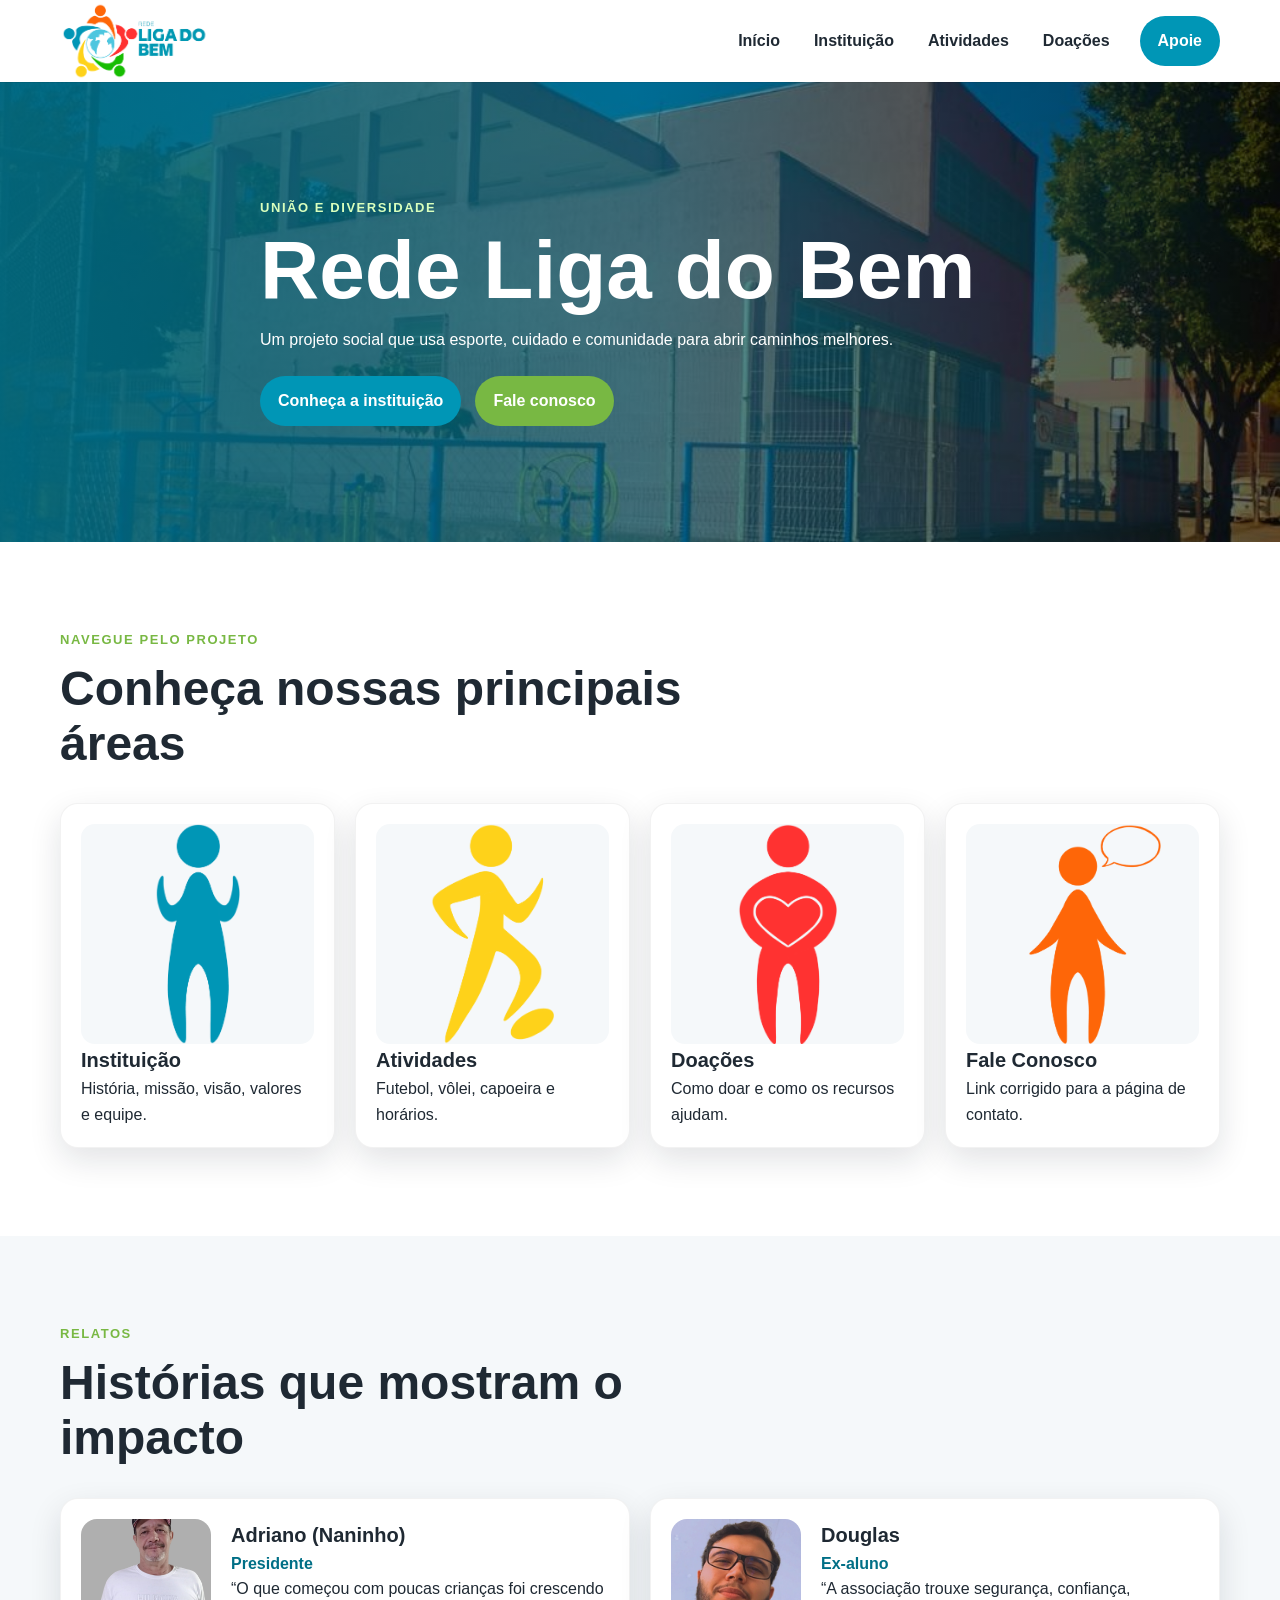
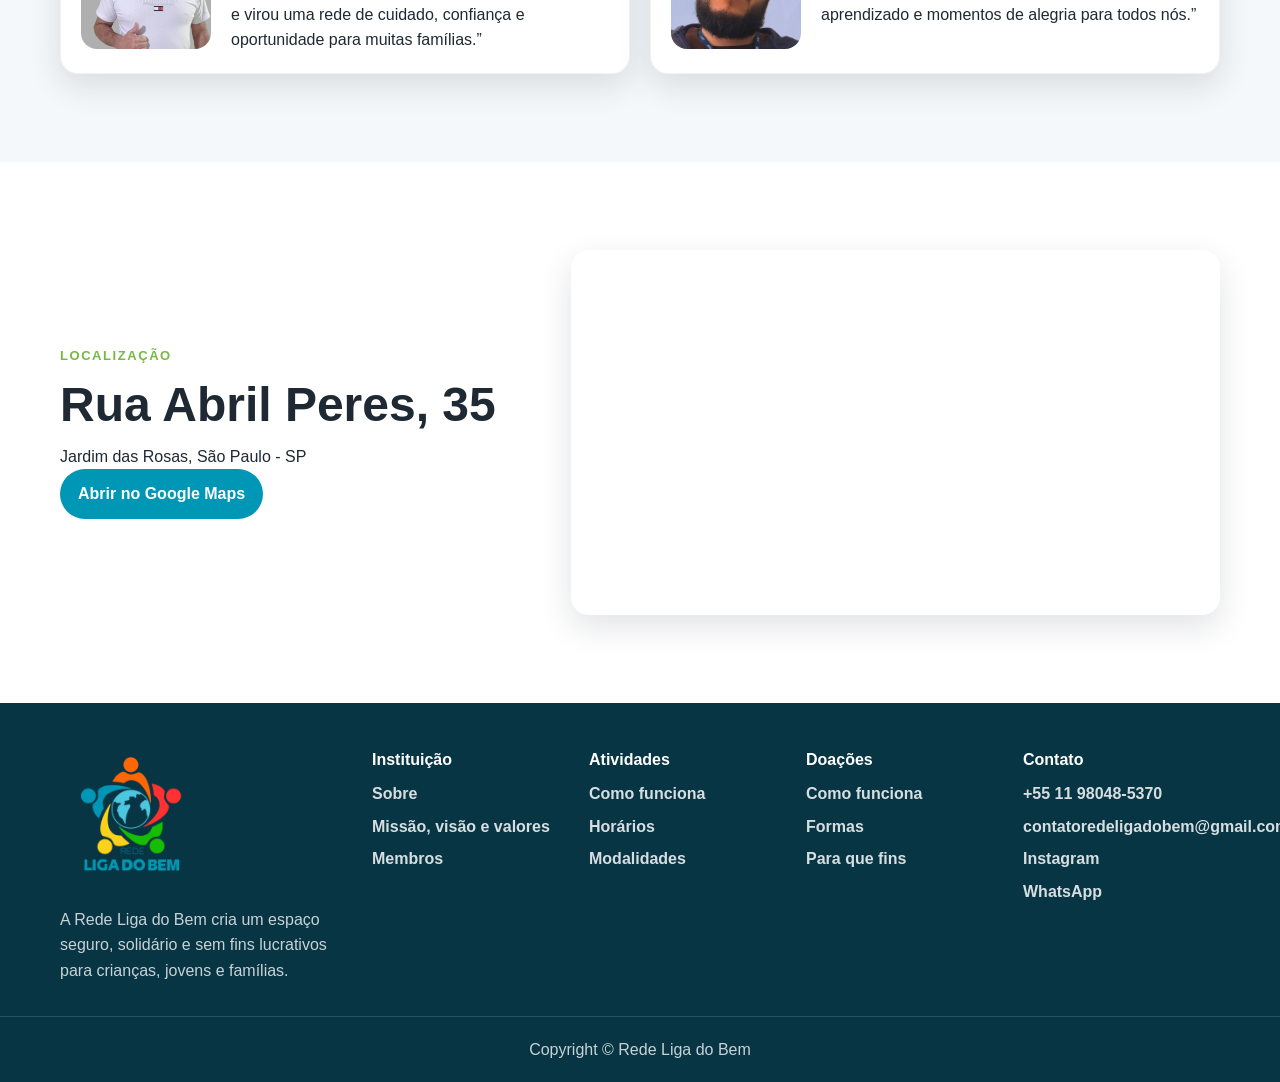
<file: index.html>
<!DOCTYPE html>
<html lang="pt-BR">
<head>
  <meta charset="UTF-8">
  <meta name="viewport" content="width=device-width, initial-scale=1.0">
  <title>Rede Liga do Bem | Início</title>
  <meta name="description" content="Conheça a Rede Liga do Bem, uma instituição que promove atividades sociais, esportivas e educativas para crianças, jovens e famílias.">
  <meta property="og:title" content="Rede Liga do Bem">
  <meta property="og:description" content="Conheça o trabalho social da Rede Liga do Bem.">
  <meta property="og:image" content="https://isaacjesusjj.github.io/PROJETO-EXTENSAO---SANTA-CASA-2026/Imagens/LogoColorida.png">
  <meta property="og:type" content="website">
  <link rel="stylesheet" href="./CSS/site.css">
  <script src="./JS/main.js" defer></script>
</head>
<body>
  <a class="skip-link" href="#conteudo">Pular para o conteúdo</a>
  <header class="site-header">
    <div class="container header-content">
      <a class="brand" href="./index.html" aria-label="Ir para o início"><img src="./Imagens/LogoColorida.png" alt="Logo da Rede Liga do Bem"></a>
      <nav class="desktop-nav" aria-label="Menu principal">
        <a href="./index.html">Início</a><a href="./HTML/Instituição.html">Instituição</a><a href="./HTML/Atividades.html">Atividades</a><a href="./HTML/doações.html">Doações</a>
      </nav>
      <a class="btn btn-primary header-cta" href="./HTML/Faleconosco.html">Apoie</a>
      <button class="menu-button" type="button" aria-label="Abrir menu" aria-expanded="false" aria-controls="menu-mobile"><span></span><span></span><span></span></button>
    </div>
    <div class="mobile-menu" id="menu-mobile" aria-hidden="true"><div class="mobile-menu-panel"><button class="close-menu-button" type="button" aria-label="Fechar menu">×</button><nav aria-label="Menu mobile"><a href="./index.html">Início</a><a href="./HTML/Instituição.html">Instituição</a><a href="./HTML/Atividades.html">Atividades</a><a href="./HTML/doações.html">Doações</a><a href="./HTML/Faleconosco.html">Fale Conosco</a></nav></div></div>
  </header>

  <main id="conteudo">
    <section class="hero">
      <img class="hero-image" src="./Imagens/bannerFixo.jpg" alt="Crianças e jovens participando das atividades da Rede Liga do Bem">
      <div class="hero-overlay"></div>
      <div class="container hero-content"><p class="eyebrow">União e diversidade</p><h1>Rede Liga do Bem</h1><p>Um projeto social que usa esporte, cuidado e comunidade para abrir caminhos melhores.</p><div class="hero-actions"><a class="btn btn-primary" href="./HTML/Instituição.html">Conheça a instituição</a><a class="btn btn-secondary" href="./HTML/Faleconosco.html">Fale conosco</a></div></div>
    </section>

    <section class="section container" aria-labelledby="atalhos"><div class="section-heading"><p class="eyebrow">Navegue pelo projeto</p><h2 id="atalhos">Conheça nossas principais áreas</h2></div><div class="cards-grid feature-grid">
      <a class="feature-card" href="./HTML/Instituição.html"><img src="./Imagens/InstituiçãoCard.png" alt="Imagem representando a instituição" loading="lazy"><h3>Instituição</h3><p>História, missão, visão, valores e equipe.</p></a>
      <a class="feature-card" href="./HTML/Atividades.html"><img src="./Imagens/AtividadesCard.png" alt="Imagem representando atividades esportivas" loading="lazy"><h3>Atividades</h3><p>Futebol, vôlei, capoeira e horários.</p></a>
      <a class="feature-card" href="./HTML/doações.html"><img src="./Imagens/DoaçõesCard.png" alt="Imagem representando doações" loading="lazy"><h3>Doações</h3><p>Como doar e como os recursos ajudam.</p></a>
      <a class="feature-card" href="./HTML/Faleconosco.html"><img src="./Imagens/FaleConoscoCard.png" alt="Imagem representando contato" loading="lazy"><h3>Fale Conosco</h3><p>Link corrigido para a página de contato.</p></a>
    </div></section>

    <section class="section section-muted"><div class="container"><div class="section-heading"><p class="eyebrow">Relatos</p><h2>Histórias que mostram o impacto</h2></div><div class="cards-grid testimonial-grid">
      <article class="testimonial-card"><img src="./Imagens/Naninho.png" alt="Foto de Adriano, conhecido como Naninho, presidente da Rede Liga do Bem" loading="lazy"><div><h3>Adriano (Naninho)</h3><p class="role">Presidente</p><p>“O que começou com poucas crianças foi crescendo e virou uma rede de cuidado, confiança e oportunidade para muitas famílias.”</p></div></article>
      <article class="testimonial-card"><img src="./Imagens/Douglas.PNG" alt="Foto de Douglas, ex-aluno da Rede Liga do Bem" loading="lazy"><div><h3>Douglas</h3><p class="role">Ex-aluno</p><p>“A associação trouxe segurança, confiança, aprendizado e momentos de alegria para todos nós.”</p></div></article>
    </div></div></section>

    <section class="section container location-section"><div><p class="eyebrow">Localização</p><h2>Rua Abril Peres, 35</h2><p>Jardim das Rosas, São Paulo - SP</p><a class="btn btn-primary" href="https://maps.app.goo.gl/ki5ToanfVXdyoVK6A" target="_blank" rel="noopener noreferrer">Abrir no Google Maps</a></div><div class="map-container"><iframe title="Mapa com localização da Rede Liga do Bem" src="https://www.google.com/maps/embed?pb=!1m18!1m12!1m3!1d3654.4710035780486!2d-46.79554512378554!3d-23.65910856519232!2m3!1f0!2f0!3f0!3m2!1i1024!2i768!4f13.1!3m3!1m2!1s0x94ce53733dc6fa9f%3A0x3237b9a6fccc693e!2sR.%20Abril%20Peres%2C%2035%20-%20Jardim%20das%20Rosas%20(Zona%20Sul)%2C%20S%C3%A3o%20Paulo%20-%20SP%2C%2005893-010!5e0!3m2!1sen!2sbr!4v1718642936352!5m2!1sen!2sbr" loading="lazy" referrerpolicy="no-referrer-when-downgrade" allowfullscreen></iframe></div></section>
  </main>

  <footer class="site-footer"><div class="container footer-grid"><div class="footer-about"><a href="./index.html"><img src="./Imagens/LogoVRGB.png" alt="Logo da Rede Liga do Bem"></a><p>A Rede Liga do Bem cria um espaço seguro, solidário e sem fins lucrativos para crianças, jovens e famílias.</p></div><nav class="footer-links" aria-label="Links úteis"><div><h2>Instituição</h2><a href="./HTML/Instituição.html#sobre">Sobre</a><a href="./HTML/Instituição.html#mvv">Missão, visão e valores</a><a href="./HTML/Instituição.html#membros">Membros</a></div><div><h2>Atividades</h2><a href="./HTML/Atividades.html#como-funciona">Como funciona</a><a href="./HTML/Atividades.html#horarios">Horários</a><a href="./HTML/Atividades.html#atividades">Modalidades</a></div><div><h2>Doações</h2><a href="./HTML/doações.html#como-funciona">Como funciona</a><a href="./HTML/doações.html#formas">Formas</a><a href="./HTML/doações.html#fins">Para que fins</a></div><div><h2>Contato</h2><a href="tel:+5511980485370">+55 11 98048-5370</a><a href="mailto:contatoredeligadobem@gmail.com">contatoredeligadobem@gmail.com</a><a href="https://www.instagram.com/redeligadobem" target="_blank" rel="noopener noreferrer" aria-label="Acessar Instagram da Rede Liga do Bem">Instagram</a><a href="https://wa.me/5511980485370" target="_blank" rel="noopener noreferrer" aria-label="Entrar em contato pelo WhatsApp">WhatsApp</a></div></nav></div><p class="copyright">Copyright © Rede Liga do Bem</p></footer>
</body>
</html>
</file>
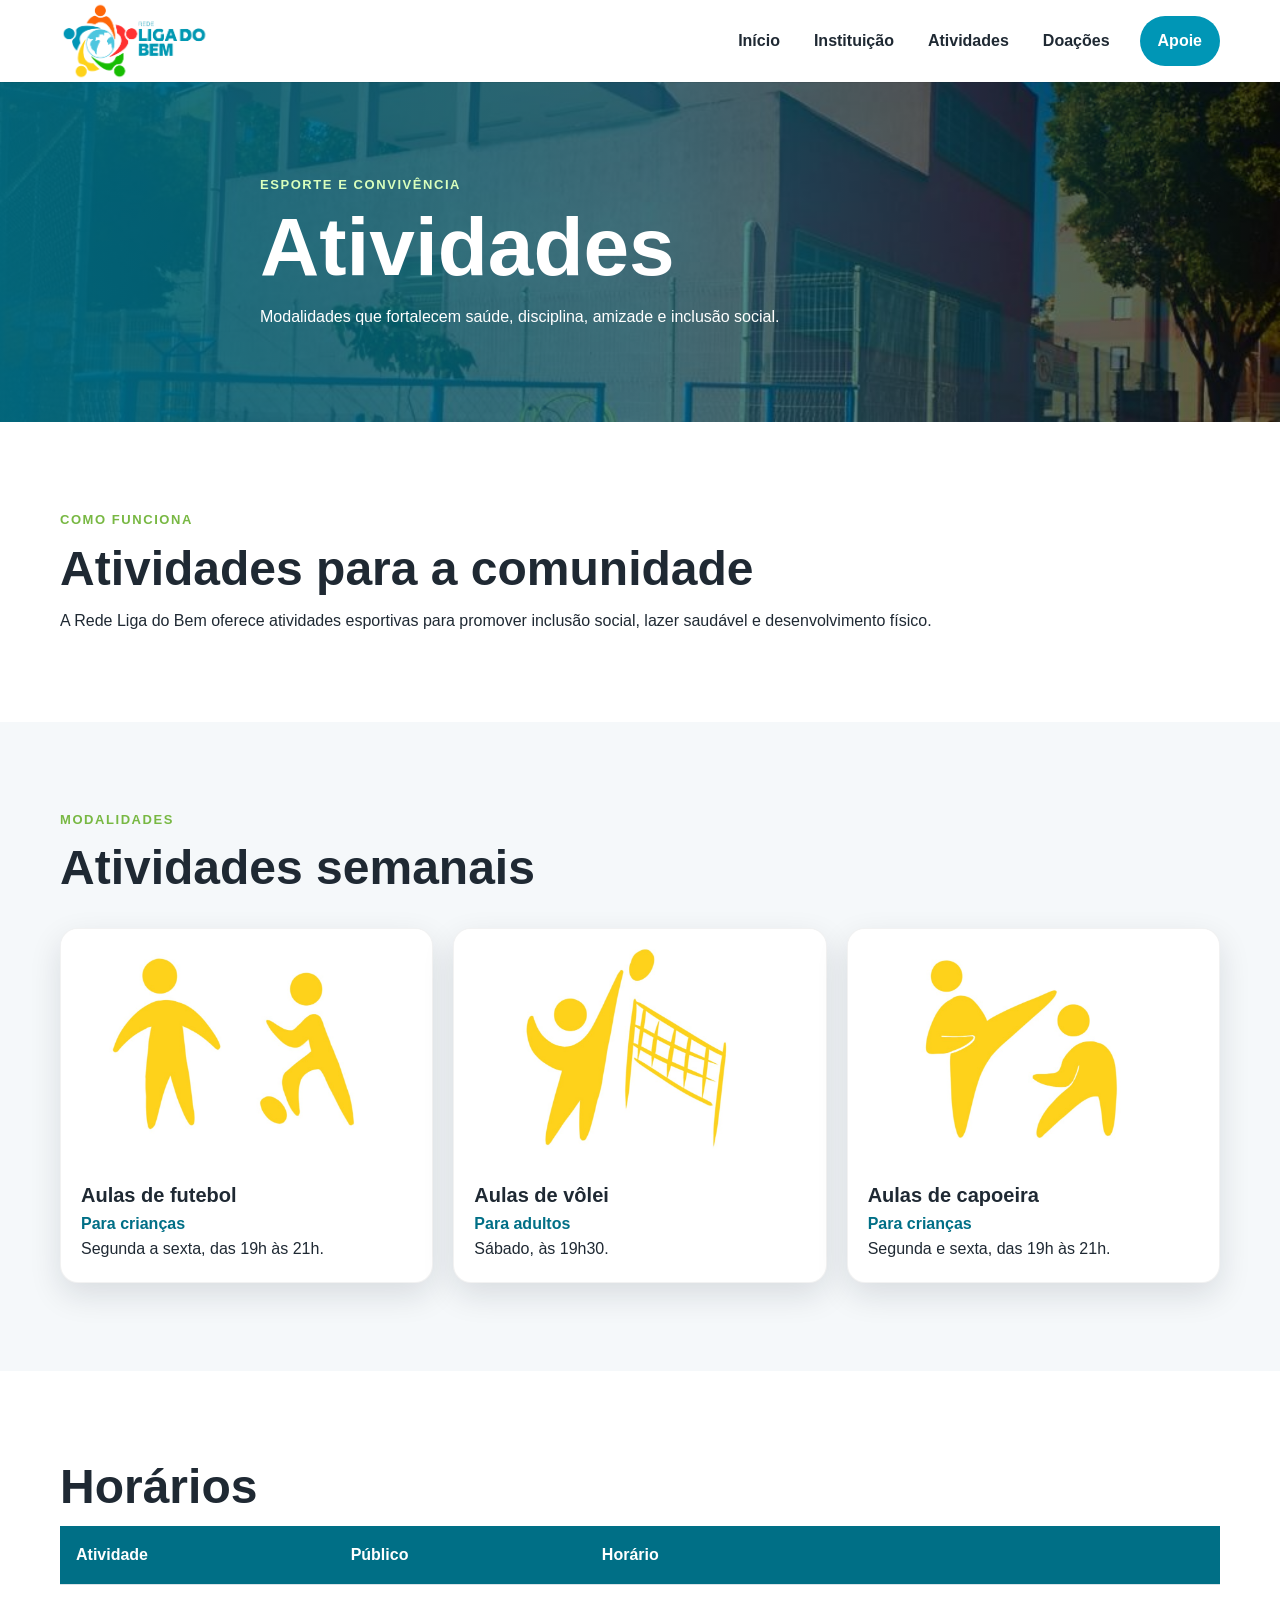
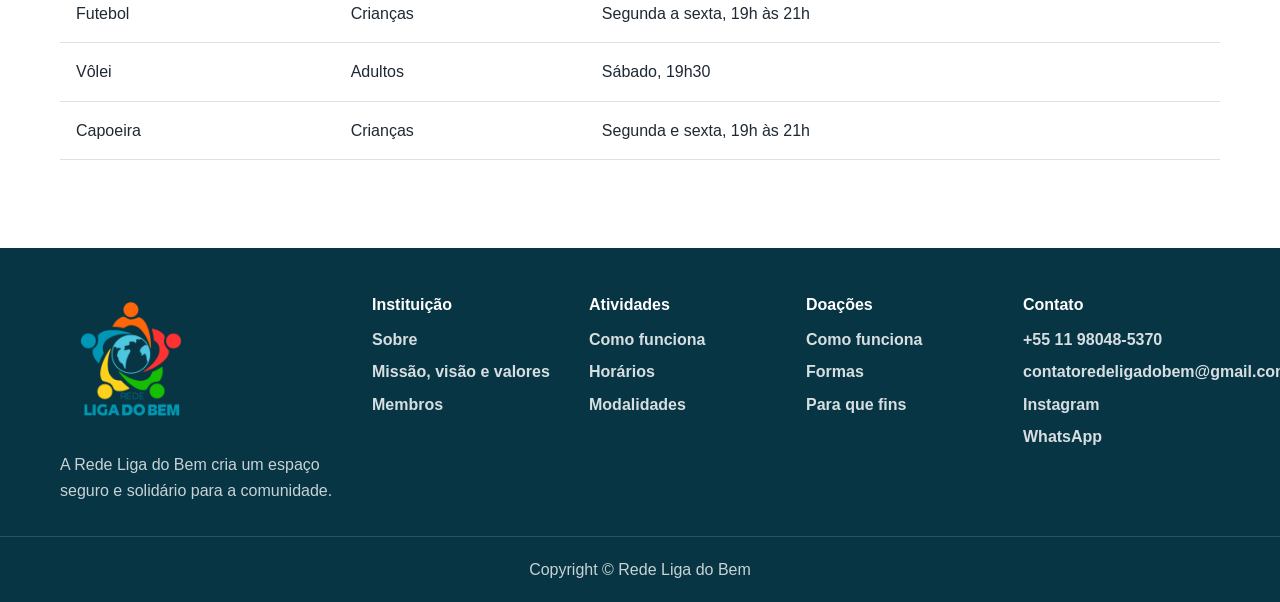
<file: HTML/Atividades.html>
<!DOCTYPE html>
<html lang="pt-BR">
<head>
  <meta charset="UTF-8">
  <meta name="viewport" content="width=device-width, initial-scale=1.0">
  <title>Rede Liga do Bem | Atividades</title>
  <meta name="description" content="Conheça as atividades esportivas e sociais da Rede Liga do Bem.">
  <link rel="stylesheet" href="../CSS/site.css">
  <script src="../JS/main.js" defer></script>
</head>
<body>
  <a class="skip-link" href="#conteudo">Pular para o conteúdo</a>
  <header class="site-header">
    <div class="container header-content">
      <a class="brand" href="../index.html"><img src="../Imagens/LogoColorida.png" alt="Logo da Rede Liga do Bem"></a>
      <nav class="desktop-nav" aria-label="Menu principal"><a href="../index.html">Início</a><a href="./Instituição.html">Instituição</a><a href="./Atividades.html">Atividades</a><a href="./doações.html">Doações</a></nav>
      <a class="btn btn-primary header-cta" href="./Faleconosco.html">Apoie</a>
      <button class="menu-button" type="button" aria-label="Abrir menu" aria-expanded="false" aria-controls="menu-mobile"><span></span><span></span><span></span></button>
    </div>
    <div class="mobile-menu" id="menu-mobile" aria-hidden="true"><div class="mobile-menu-panel"><button class="close-menu-button" type="button" aria-label="Fechar menu">×</button><nav aria-label="Menu mobile"><a href="../index.html">Início</a><a href="./Instituição.html">Instituição</a><a href="./Atividades.html">Atividades</a><a href="./doações.html">Doações</a><a href="./Faleconosco.html">Fale Conosco</a></nav></div></div>
  </header>
  <main id="conteudo">
    <section class="hero hero-page"><img class="hero-image" src="../Imagens/bannerFixo.jpg" alt="Banner das atividades"><div class="hero-overlay"></div><div class="container hero-content"><p class="eyebrow">Esporte e convivência</p><h1>Atividades</h1><p>Modalidades que fortalecem saúde, disciplina, amizade e inclusão social.</p></div></section>
    <section class="section container text-section" id="como-funciona"><p class="eyebrow">Como funciona</p><h2>Atividades para a comunidade</h2><p>A Rede Liga do Bem oferece atividades esportivas para promover inclusão social, lazer saudável e desenvolvimento físico.</p></section>
    <section class="section section-muted" id="atividades"><div class="container"><div class="section-heading"><p class="eyebrow">Modalidades</p><h2>Atividades semanais</h2></div><div class="cards-grid activity-grid"><article class="activity-card"><img src="../Imagens/Futebol.jpg" alt="Aula de futebol" loading="lazy"><div><h3>Aulas de futebol</h3><p class="role">Para crianças</p><p>Segunda a sexta, das 19h às 21h.</p></div></article><article class="activity-card"><img src="../Imagens/Volei.jpg" alt="Aula de vôlei" loading="lazy"><div><h3>Aulas de vôlei</h3><p class="role">Para adultos</p><p>Sábado, às 19h30.</p></div></article><article class="activity-card"><img src="../Imagens/Capoeira.jpg" alt="Aula de capoeira" loading="lazy"><div><h3>Aulas de capoeira</h3><p class="role">Para crianças</p><p>Segunda e sexta, das 19h às 21h.</p></div></article></div></div></section>
    <section class="section container" id="horarios"><h2>Horários</h2><div class="table-wrapper"><table><thead><tr><th>Atividade</th><th>Público</th><th>Horário</th></tr></thead><tbody><tr><td>Futebol</td><td>Crianças</td><td>Segunda a sexta, 19h às 21h</td></tr><tr><td>Vôlei</td><td>Adultos</td><td>Sábado, 19h30</td></tr><tr><td>Capoeira</td><td>Crianças</td><td>Segunda e sexta, 19h às 21h</td></tr></tbody></table></div></section>
  </main>
  <footer class="site-footer"><div class="container footer-grid"><div class="footer-about"><a href="../index.html"><img src="../Imagens/LogoVRGB.png" alt="Logo da Rede Liga do Bem"></a><p>A Rede Liga do Bem cria um espaço seguro e solidário para a comunidade.</p></div><nav class="footer-links" aria-label="Links úteis"><div><h2>Instituição</h2><a href="./Instituição.html#sobre">Sobre</a><a href="./Instituição.html#mvv">Missão, visão e valores</a><a href="./Instituição.html#membros">Membros</a></div><div><h2>Atividades</h2><a href="./Atividades.html#como-funciona">Como funciona</a><a href="./Atividades.html#horarios">Horários</a><a href="./Atividades.html#atividades">Modalidades</a></div><div><h2>Doações</h2><a href="./doações.html#como-funciona">Como funciona</a><a href="./doações.html#formas">Formas</a><a href="./doações.html#fins">Para que fins</a></div><div><h2>Contato</h2><a href="tel:+5511980485370">+55 11 98048-5370</a><a href="mailto:contatoredeligadobem@gmail.com">contatoredeligadobem@gmail.com</a><a href="https://www.instagram.com/redeligadobem" target="_blank" rel="noopener noreferrer">Instagram</a><a href="https://wa.me/5511980485370" target="_blank" rel="noopener noreferrer">WhatsApp</a></div></nav></div><p class="copyright">Copyright © Rede Liga do Bem</p></footer>
</body>
</html>
</file>
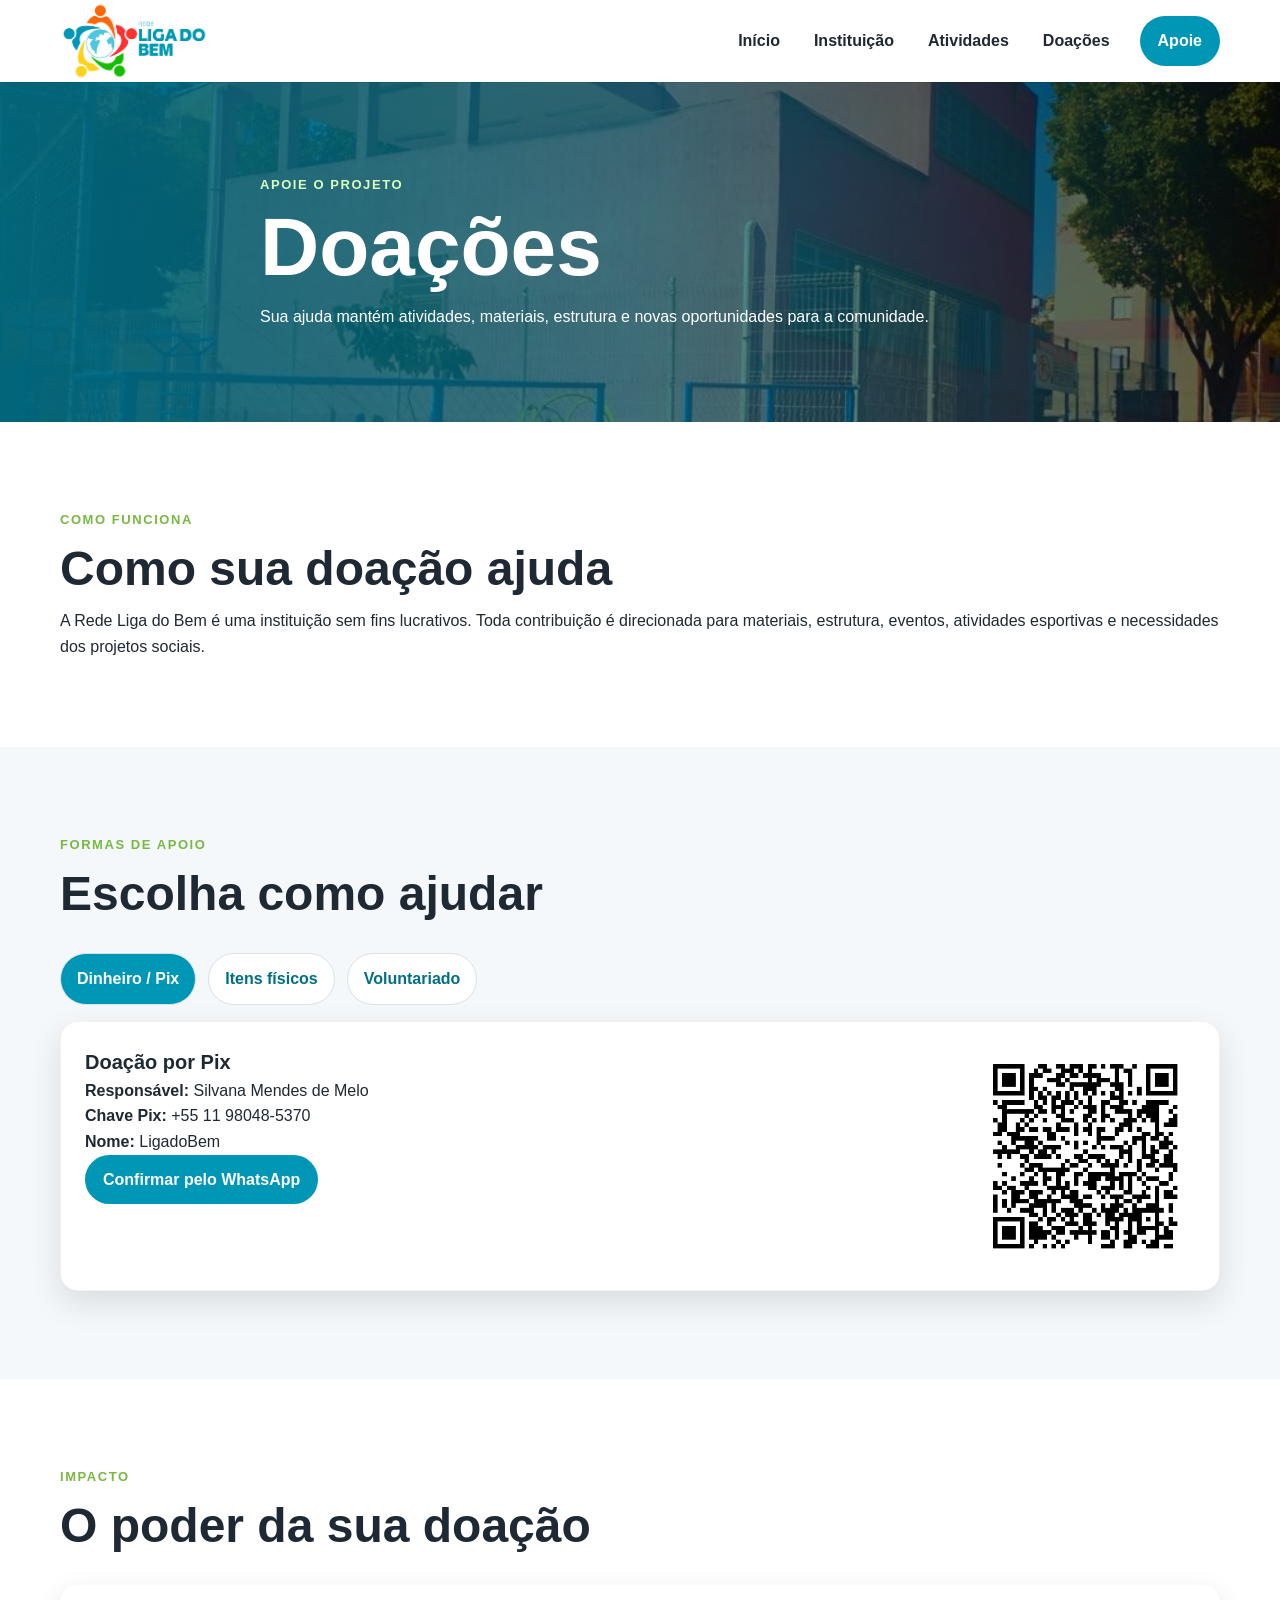
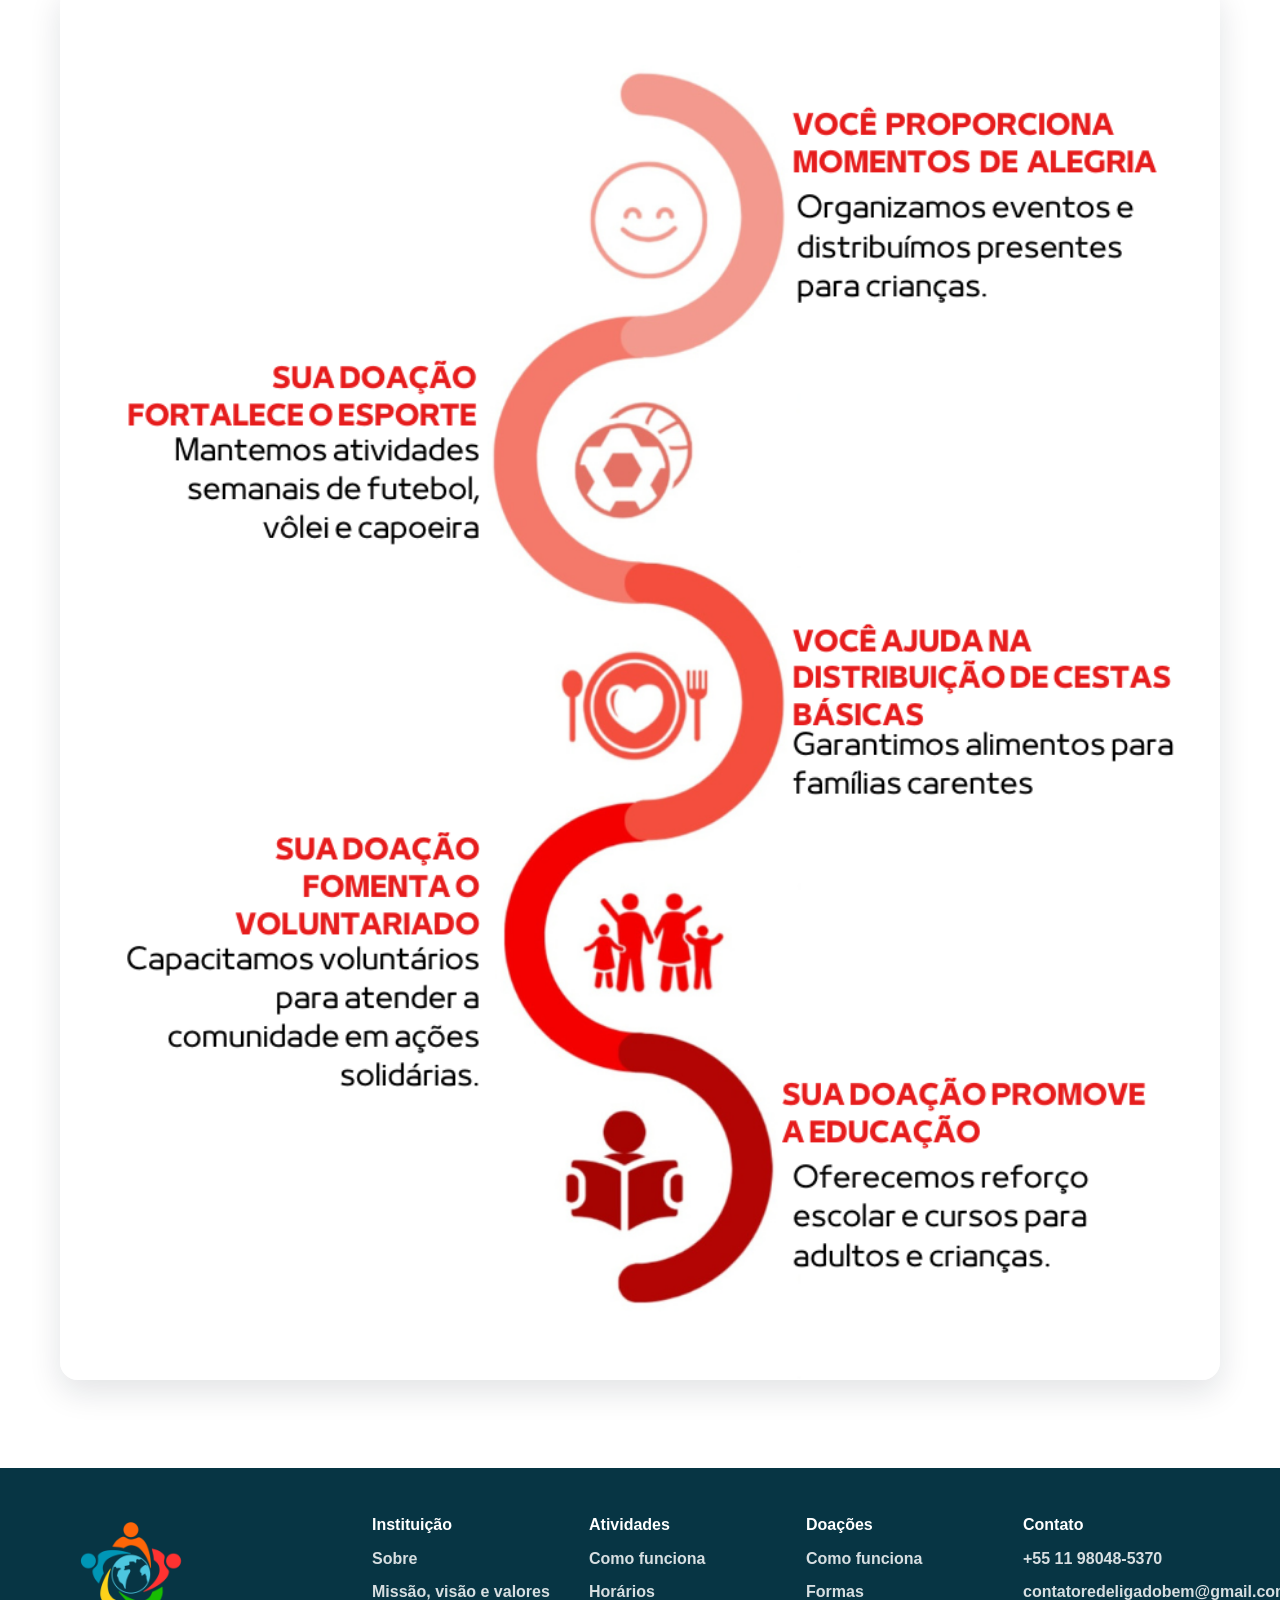
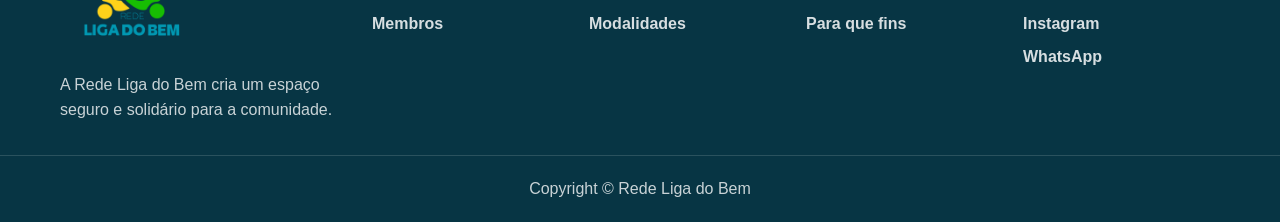
<file: HTML/doações.html>
<!DOCTYPE html>
<html lang="pt-BR">
<head>
  <meta charset="UTF-8">
  <meta name="viewport" content="width=device-width, initial-scale=1.0">
  <title>Rede Liga do Bem | Doações</title>
  <meta name="description" content="Saiba como apoiar a Rede Liga do Bem com doações, itens físicos, parcerias ou voluntariado.">
  <link rel="stylesheet" href="../CSS/site.css">
  <script src="../JS/main.js" defer></script>
</head>
<body>
  <a class="skip-link" href="#conteudo">Pular para o conteúdo</a>
  <header class="site-header"><div class="container header-content"><a class="brand" href="../index.html"><img src="../Imagens/LogoColorida.png" alt="Logo da Rede Liga do Bem"></a><nav class="desktop-nav" aria-label="Menu principal"><a href="../index.html">Início</a><a href="./Instituição.html">Instituição</a><a href="./Atividades.html">Atividades</a><a href="./doações.html">Doações</a></nav><a class="btn btn-primary header-cta" href="./Faleconosco.html">Apoie</a><button class="menu-button" type="button" aria-label="Abrir menu" aria-expanded="false" aria-controls="menu-mobile"><span></span><span></span><span></span></button></div><div class="mobile-menu" id="menu-mobile" aria-hidden="true"><div class="mobile-menu-panel"><button class="close-menu-button" type="button" aria-label="Fechar menu">×</button><nav aria-label="Menu mobile"><a href="../index.html">Início</a><a href="./Instituição.html">Instituição</a><a href="./Atividades.html">Atividades</a><a href="./doações.html">Doações</a><a href="./Faleconosco.html">Fale Conosco</a></nav></div></div></header>
  <main id="conteudo">
    <section class="hero hero-page"><img class="hero-image" src="../Imagens/bannerFixo.jpg" alt="Banner sobre doações para a Rede Liga do Bem"><div class="hero-overlay"></div><div class="container hero-content"><p class="eyebrow">Apoie o projeto</p><h1>Doações</h1><p>Sua ajuda mantém atividades, materiais, estrutura e novas oportunidades para a comunidade.</p></div></section>
    <section class="section container text-section" id="como-funciona"><p class="eyebrow">Como funciona</p><h2>Como sua doação ajuda</h2><p>A Rede Liga do Bem é uma instituição sem fins lucrativos. Toda contribuição é direcionada para materiais, estrutura, eventos, atividades esportivas e necessidades dos projetos sociais.</p></section>
    <section class="section section-muted" id="formas"><div class="container"><div class="section-heading"><p class="eyebrow">Formas de apoio</p><h2>Escolha como ajudar</h2></div><div class="donation-tabs" role="tablist" aria-label="Formas de doação"><button class="tab-button active" type="button" data-tab="pix" role="tab" aria-selected="true">Dinheiro / Pix</button><button class="tab-button" type="button" data-tab="itens" role="tab" aria-selected="false">Itens físicos</button><button class="tab-button" type="button" data-tab="outros" role="tab" aria-selected="false">Voluntariado</button></div><div class="tab-panel active" id="pix" role="tabpanel"><div class="donation-panel"><div><h3>Doação por Pix</h3><p><strong>Responsável:</strong> Silvana Mendes de Melo</p><p><strong>Chave Pix:</strong> +55 11 98048-5370</p><p><strong>Nome:</strong> LigadoBem</p><a class="btn btn-primary" href="https://wa.me/5511980485370?text=Olá,%20quero%20fazer%20uma%20doação%20para%20a%20Rede%20Liga%20do%20Bem." target="_blank" rel="noopener noreferrer">Confirmar pelo WhatsApp</a></div><img src="../Imagens/CodeD.jpg" alt="QR Code para doação via Pix" loading="lazy"></div></div><div class="tab-panel" id="itens" role="tabpanel"><div class="donation-panel"><div><h3>Doação de itens físicos</h3><p>Entre em contato para combinar roupas, alimentos, materiais esportivos ou outros itens úteis.</p><p><strong>E-mail:</strong> contatoredeligadobem@gmail.com</p><p><strong>Telefone:</strong> +55 11 98048-5370</p></div></div></div><div class="tab-panel" id="outros" role="tabpanel"><div class="donation-panel"><div><h3>Voluntariado e parcerias</h3><p>Envie uma mensagem com o assunto “Voluntário” ou “Parceria” e conte como deseja contribuir.</p><a class="btn btn-secondary" href="mailto:contatoredeligadobem@gmail.com?subject=Voluntário%20ou%20Parceria">Enviar e-mail</a></div></div></div></div></section>
    <section class="section container" id="fins"><div class="section-heading"><p class="eyebrow">Impacto</p><h2>O poder da sua doação</h2></div><picture><source media="(max-width:700px)" srcset="../Imagens/CaminhoDoacao2.png"><img class="wide-image" src="../Imagens/CaminhoDoacao.png" alt="Infográfico explicando o impacto das doações" loading="lazy"></picture></section>
  </main>
  <footer class="site-footer"><div class="container footer-grid"><div class="footer-about"><a href="../index.html"><img src="../Imagens/LogoVRGB.png" alt="Logo da Rede Liga do Bem"></a><p>A Rede Liga do Bem cria um espaço seguro e solidário para a comunidade.</p></div><nav class="footer-links" aria-label="Links úteis"><div><h2>Instituição</h2><a href="./Instituição.html#sobre">Sobre</a><a href="./Instituição.html#mvv">Missão, visão e valores</a><a href="./Instituição.html#membros">Membros</a></div><div><h2>Atividades</h2><a href="./Atividades.html#como-funciona">Como funciona</a><a href="./Atividades.html#horarios">Horários</a><a href="./Atividades.html#atividades">Modalidades</a></div><div><h2>Doações</h2><a href="./doações.html#como-funciona">Como funciona</a><a href="./doações.html#formas">Formas</a><a href="./doações.html#fins">Para que fins</a></div><div><h2>Contato</h2><a href="tel:+5511980485370">+55 11 98048-5370</a><a href="mailto:contatoredeligadobem@gmail.com">contatoredeligadobem@gmail.com</a><a href="https://www.instagram.com/redeligadobem" target="_blank" rel="noopener noreferrer">Instagram</a><a href="https://wa.me/5511980485370" target="_blank" rel="noopener noreferrer">WhatsApp</a></div></nav></div><p class="copyright">Copyright © Rede Liga do Bem</p></footer>
</body>
</html>
</file>
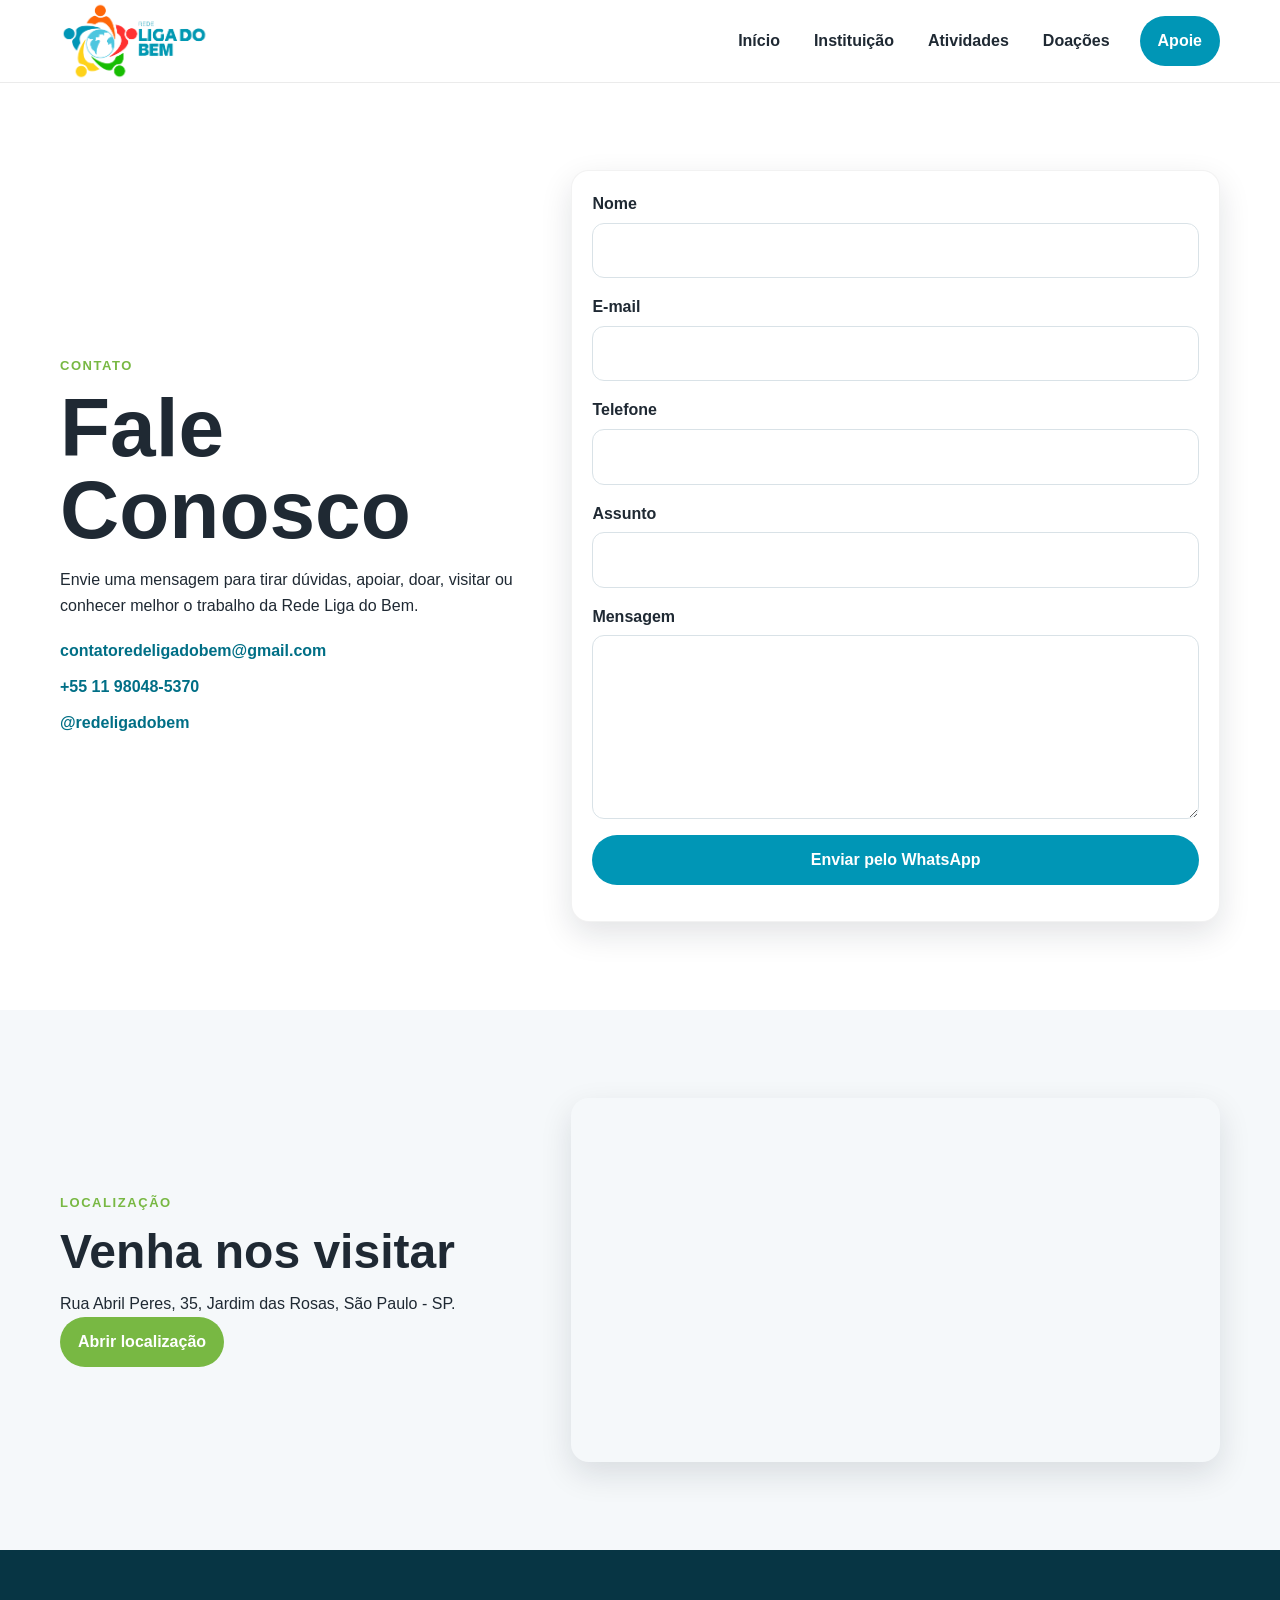
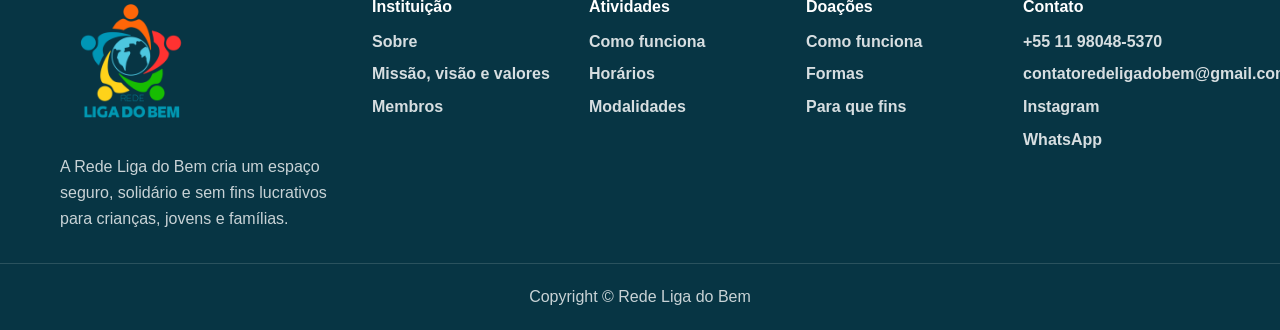
<file: HTML/Faleconosco.html>
<!DOCTYPE html>
<html lang="pt-BR">
<head>
  <meta charset="UTF-8">
  <meta name="viewport" content="width=device-width, initial-scale=1.0">
  <title>Rede Liga do Bem | Fale Conosco</title>
  <meta name="description" content="Entre em contato com a Rede Liga do Bem por formulário, WhatsApp, e-mail ou redes sociais.">
  <link rel="stylesheet" href="../CSS/site.css">
  <script src="../JS/main.js" defer></script>
</head>
<body>
  <a class="skip-link" href="#conteudo">Pular para o conteúdo</a>
  <header class="site-header"><div class="container header-content"><a class="brand" href="../index.html"><img src="../Imagens/LogoColorida.png" alt="Logo da Rede Liga do Bem"></a><nav class="desktop-nav" aria-label="Menu principal"><a href="../index.html">Início</a><a href="./Instituição.html">Instituição</a><a href="./Atividades.html">Atividades</a><a href="./doações.html">Doações</a></nav><a class="btn btn-primary header-cta" href="./Faleconosco.html">Apoie</a><button class="menu-button" type="button" aria-label="Abrir menu" aria-expanded="false" aria-controls="menu-mobile"><span></span><span></span><span></span></button></div><div class="mobile-menu" id="menu-mobile" aria-hidden="true"><div class="mobile-menu-panel"><button class="close-menu-button" type="button" aria-label="Fechar menu">×</button><nav aria-label="Menu mobile"><a href="../index.html">Início</a><a href="./Instituição.html">Instituição</a><a href="./Atividades.html">Atividades</a><a href="./doações.html">Doações</a><a href="./Faleconosco.html">Fale Conosco</a></nav></div></div></header>
  <main id="conteudo">
    <section class="section container contact-hero">
      <div><p class="eyebrow">Contato</p><h1>Fale Conosco</h1><p>Envie uma mensagem para tirar dúvidas, apoiar, doar, visitar ou conhecer melhor o trabalho da Rede Liga do Bem.</p><div class="contact-list"><a href="mailto:contatoredeligadobem@gmail.com">contatoredeligadobem@gmail.com</a><a href="tel:+5511980485370">+55 11 98048-5370</a><a href="https://www.instagram.com/redeligadobem" target="_blank" rel="noopener noreferrer">@redeligadobem</a></div></div>
      <form class="contact-form" id="contact-form"><div class="form-field"><label for="nome">Nome</label><input id="nome" name="nome" type="text" autocomplete="name" required></div><div class="form-field"><label for="email">E-mail</label><input id="email" name="email" type="email" autocomplete="email" required></div><div class="form-field"><label for="telefone">Telefone</label><input id="telefone" name="telefone" type="tel" autocomplete="tel"></div><div class="form-field"><label for="assunto">Assunto</label><input id="assunto" name="assunto" type="text" required></div><div class="form-field"><label for="mensagem">Mensagem</label><textarea id="mensagem" name="mensagem" rows="6" required></textarea></div><button class="btn btn-primary" type="submit">Enviar pelo WhatsApp</button><p class="form-feedback" aria-live="polite"></p></form>
    </section>
    <section class="section section-muted"><div class="container location-section"><div><p class="eyebrow">Localização</p><h2>Venha nos visitar</h2><p>Rua Abril Peres, 35, Jardim das Rosas, São Paulo - SP.</p><a class="btn btn-secondary" href="https://maps.app.goo.gl/ki5ToanfVXdyoVK6A" target="_blank" rel="noopener noreferrer">Abrir localização</a></div><div class="map-container"><iframe title="Mapa com localização da Rede Liga do Bem" src="https://www.google.com/maps/embed?pb=!1m18!1m12!1m3!1d3654.4710035780486!2d-46.79554512378554!3d-23.65910856519232!2m3!1f0!2f0!3f0!3m2!1i1024!2i768!4f13.1!3m3!1m2!1s0x94ce53733dc6fa9f%3A0x3237b9a6fccc693e!2sR.%20Abril%20Peres%2C%2035%20-%20Jardim%20das%20Rosas%20(Zona%20Sul)%2C%20S%C3%A3o%20Paulo%20-%20SP%2C%2005893-010!5e0!3m2!1sen!2sbr!4v1718642936352!5m2!1sen!2sbr" loading="lazy" referrerpolicy="no-referrer-when-downgrade" allowfullscreen></iframe></div></div></section>
  </main>
  <footer class="site-footer"><div class="container footer-grid"><div class="footer-about"><a href="../index.html"><img src="../Imagens/LogoVRGB.png" alt="Logo da Rede Liga do Bem"></a><p>A Rede Liga do Bem cria um espaço seguro, solidário e sem fins lucrativos para crianças, jovens e famílias.</p></div><nav class="footer-links" aria-label="Links úteis"><div><h2>Instituição</h2><a href="./Instituição.html#sobre">Sobre</a><a href="./Instituição.html#mvv">Missão, visão e valores</a><a href="./Instituição.html#membros">Membros</a></div><div><h2>Atividades</h2><a href="./Atividades.html#como-funciona">Como funciona</a><a href="./Atividades.html#horarios">Horários</a><a href="./Atividades.html#atividades">Modalidades</a></div><div><h2>Doações</h2><a href="./doações.html#como-funciona">Como funciona</a><a href="./doações.html#formas">Formas</a><a href="./doações.html#fins">Para que fins</a></div><div><h2>Contato</h2><a href="tel:+5511980485370">+55 11 98048-5370</a><a href="mailto:contatoredeligadobem@gmail.com">contatoredeligadobem@gmail.com</a><a href="https://www.instagram.com/redeligadobem" target="_blank" rel="noopener noreferrer">Instagram</a><a href="https://wa.me/5511980485370" target="_blank" rel="noopener noreferrer">WhatsApp</a></div></nav></div><p class="copyright">Copyright © Rede Liga do Bem</p></footer>
</body>
</html>
</file>
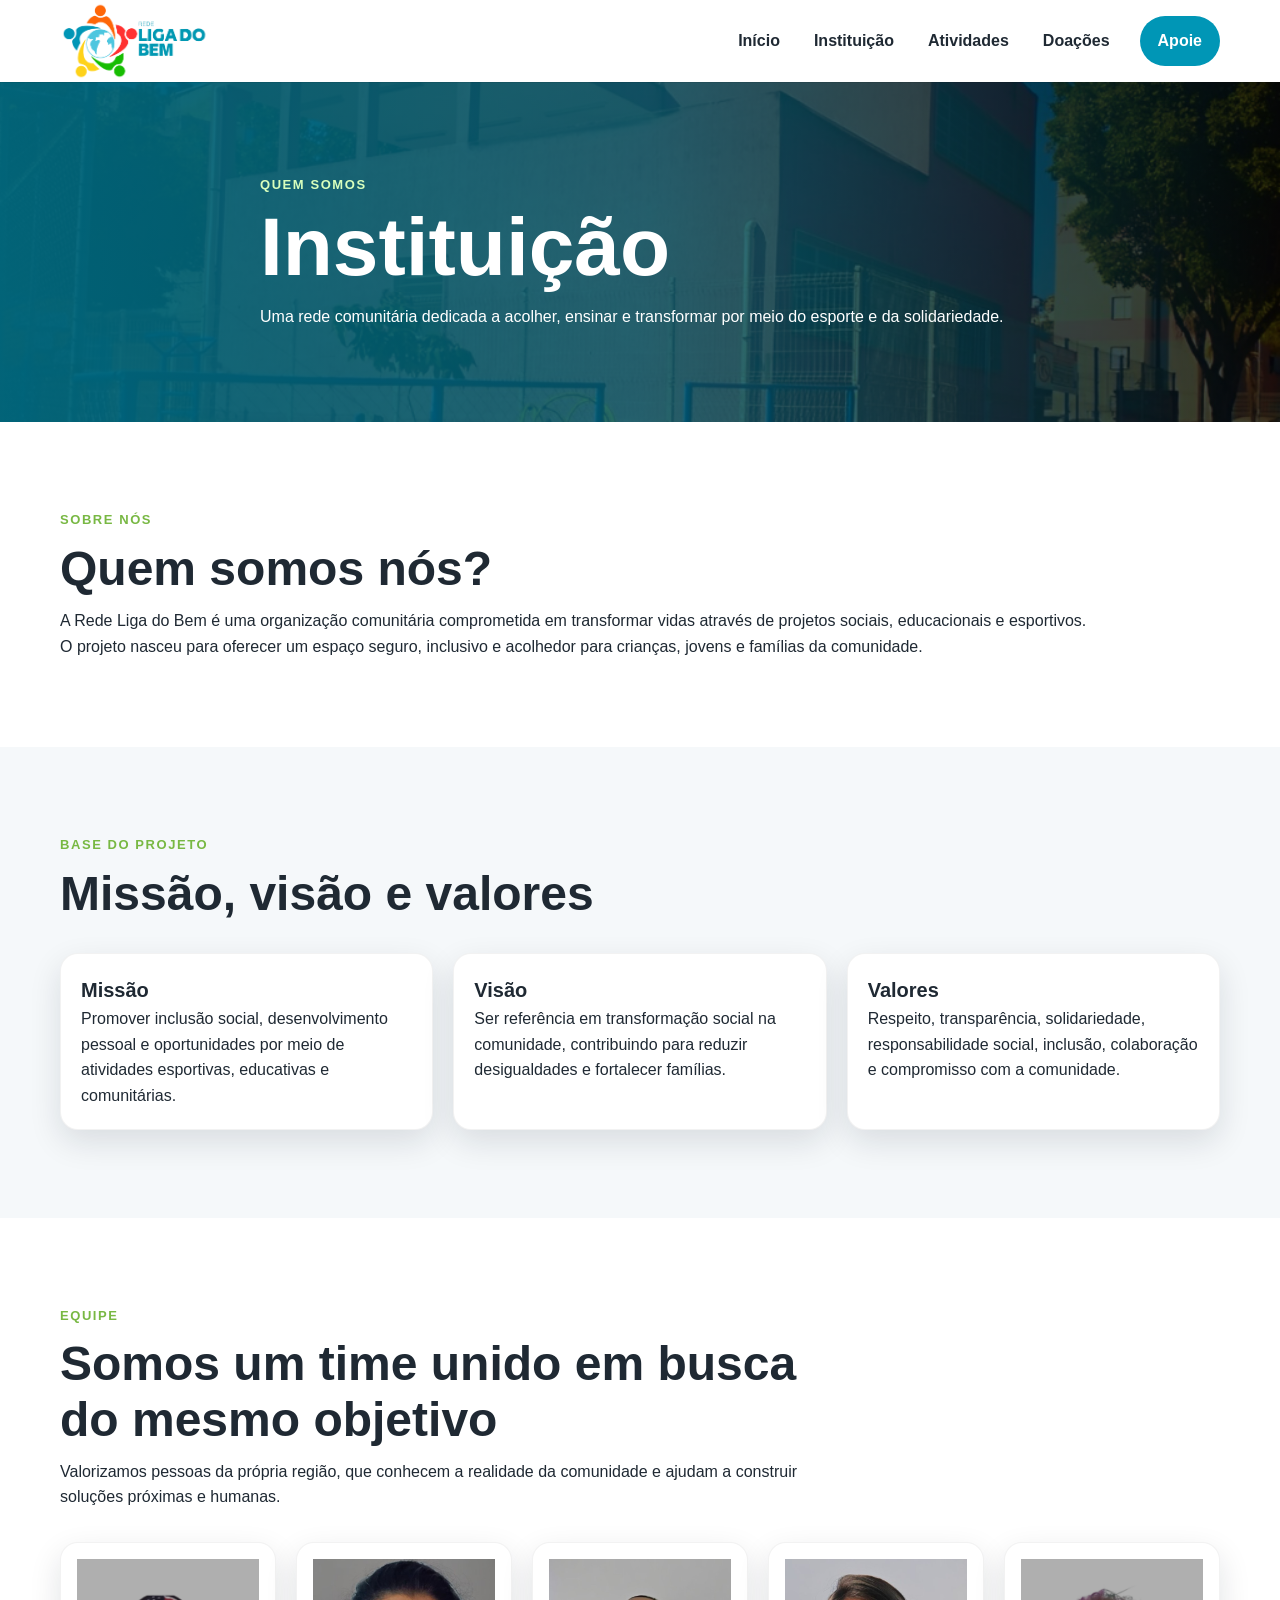
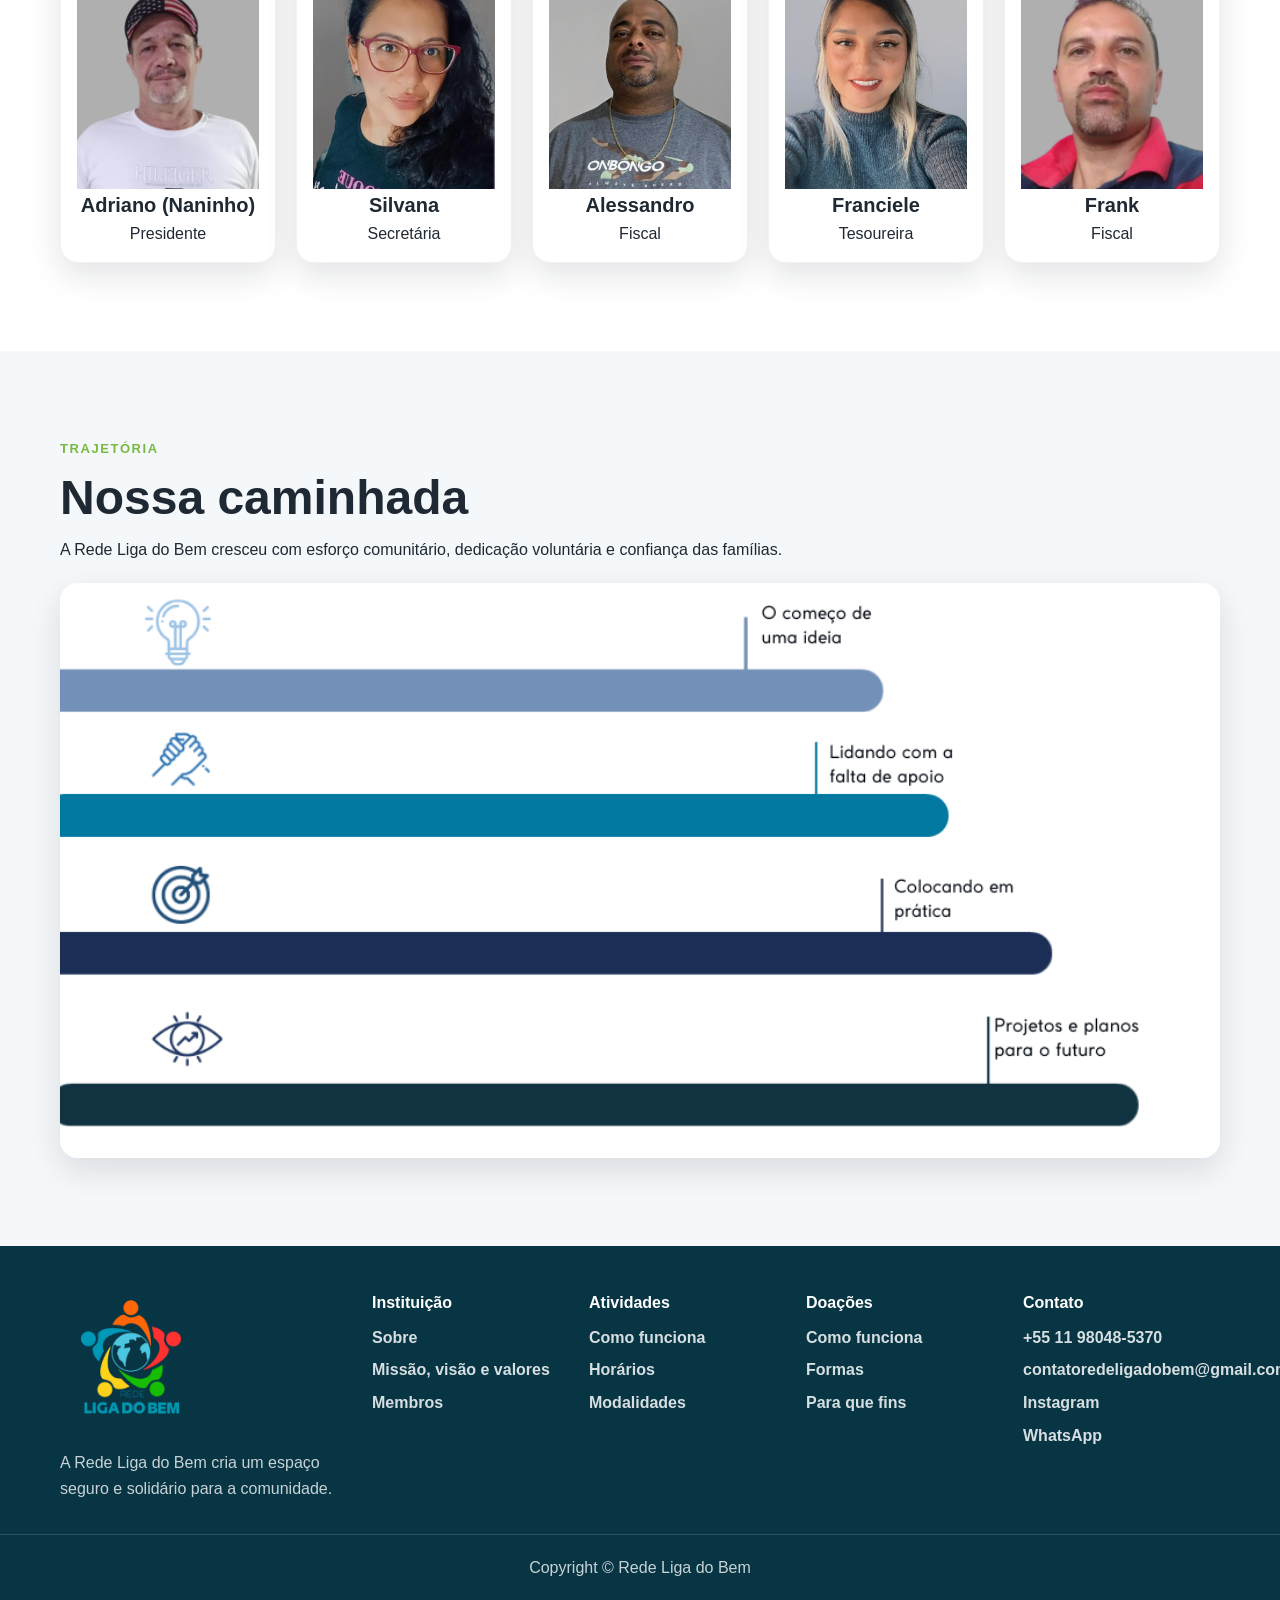
<file: HTML/Instituição.html>
<!DOCTYPE html>
<html lang="pt-BR">
<head>
  <meta charset="UTF-8">
  <meta name="viewport" content="width=device-width, initial-scale=1.0">
  <title>Rede Liga do Bem | Instituição</title>
  <meta name="description" content="Conheça a história, missão, visão, valores e membros da Rede Liga do Bem.">
  <link rel="stylesheet" href="../CSS/site.css">
  <script src="../JS/main.js" defer></script>
</head>
<body>
  <a class="skip-link" href="#conteudo">Pular para o conteúdo</a>
  <header class="site-header"><div class="container header-content"><a class="brand" href="../index.html"><img src="../Imagens/LogoColorida.png" alt="Logo da Rede Liga do Bem"></a><nav class="desktop-nav" aria-label="Menu principal"><a href="../index.html">Início</a><a href="./Instituição.html">Instituição</a><a href="./Atividades.html">Atividades</a><a href="./doações.html">Doações</a></nav><a class="btn btn-primary header-cta" href="./Faleconosco.html">Apoie</a><button class="menu-button" type="button" aria-label="Abrir menu" aria-expanded="false" aria-controls="menu-mobile"><span></span><span></span><span></span></button></div><div class="mobile-menu" id="menu-mobile" aria-hidden="true"><div class="mobile-menu-panel"><button class="close-menu-button" type="button" aria-label="Fechar menu">×</button><nav aria-label="Menu mobile"><a href="../index.html">Início</a><a href="./Instituição.html">Instituição</a><a href="./Atividades.html">Atividades</a><a href="./doações.html">Doações</a><a href="./Faleconosco.html">Fale Conosco</a></nav></div></div></header>
  <main id="conteudo">
    <section class="hero hero-page"><img class="hero-image" src="../Imagens/bannernovo (1).png" alt="Banner da instituição Rede Liga do Bem"><div class="hero-overlay"></div><div class="container hero-content"><p class="eyebrow">Quem somos</p><h1>Instituição</h1><p>Uma rede comunitária dedicada a acolher, ensinar e transformar por meio do esporte e da solidariedade.</p></div></section>
    <section class="section container text-section" id="sobre"><p class="eyebrow">Sobre nós</p><h2>Quem somos nós?</h2><p>A Rede Liga do Bem é uma organização comunitária comprometida em transformar vidas através de projetos sociais, educacionais e esportivos.</p><p>O projeto nasceu para oferecer um espaço seguro, inclusivo e acolhedor para crianças, jovens e famílias da comunidade.</p></section>
    <section class="section section-muted" id="mvv"><div class="container"><div class="section-heading"><p class="eyebrow">Base do projeto</p><h2>Missão, visão e valores</h2></div><div class="cards-grid three-grid"><article class="info-card"><h3>Missão</h3><p>Promover inclusão social, desenvolvimento pessoal e oportunidades por meio de atividades esportivas, educativas e comunitárias.</p></article><article class="info-card"><h3>Visão</h3><p>Ser referência em transformação social na comunidade, contribuindo para reduzir desigualdades e fortalecer famílias.</p></article><article class="info-card"><h3>Valores</h3><p>Respeito, transparência, solidariedade, responsabilidade social, inclusão, colaboração e compromisso com a comunidade.</p></article></div></div></section>
    <section class="section container" id="membros"><div class="section-heading"><p class="eyebrow">Equipe</p><h2>Somos um time unido em busca do mesmo objetivo</h2><p>Valorizamos pessoas da própria região, que conhecem a realidade da comunidade e ajudam a construir soluções próximas e humanas.</p></div><div class="cards-grid team-grid"><article class="team-card"><img src="../Imagens/Design sem nome (1).png" alt="Foto de Adriano, conhecido como Naninho" loading="lazy"><h3>Adriano (Naninho)</h3><p>Presidente</p></article><article class="team-card"><img src="../Imagens/silvana.jpg" alt="Foto de Silvana" loading="lazy"><h3>Silvana</h3><p>Secretária</p></article><article class="team-card"><img src="../Imagens/pou.jpg" alt="Foto de Alessandro" loading="lazy"><h3>Alessandro</h3><p>Fiscal</p></article><article class="team-card"><img src="../Imagens/loira.jpg" alt="Foto de Franciele" loading="lazy"><h3>Franciele</h3><p>Tesoureira</p></article><article class="team-card"><img src="../Imagens/Design sem nome (3).png" alt="Foto de Frank" loading="lazy"><h3>Frank</h3><p>Fiscal</p></article></div></section>
    <section class="section section-muted" id="trajetoria"><div class="container text-section"><p class="eyebrow">Trajetória</p><h2>Nossa caminhada</h2><p>A Rede Liga do Bem cresceu com esforço comunitário, dedicação voluntária e confiança das famílias.</p><img class="wide-image" src="../Imagens/fineline10.png" alt="Linha do tempo da trajetória da Rede Liga do Bem" loading="lazy"></div></section>
  </main>
  <footer class="site-footer"><div class="container footer-grid"><div class="footer-about"><a href="../index.html"><img src="../Imagens/LogoVRGB.png" alt="Logo da Rede Liga do Bem"></a><p>A Rede Liga do Bem cria um espaço seguro e solidário para a comunidade.</p></div><nav class="footer-links" aria-label="Links úteis"><div><h2>Instituição</h2><a href="./Instituição.html#sobre">Sobre</a><a href="./Instituição.html#mvv">Missão, visão e valores</a><a href="./Instituição.html#membros">Membros</a></div><div><h2>Atividades</h2><a href="./Atividades.html#como-funciona">Como funciona</a><a href="./Atividades.html#horarios">Horários</a><a href="./Atividades.html#atividades">Modalidades</a></div><div><h2>Doações</h2><a href="./doações.html#como-funciona">Como funciona</a><a href="./doações.html#formas">Formas</a><a href="./doações.html#fins">Para que fins</a></div><div><h2>Contato</h2><a href="tel:+5511980485370">+55 11 98048-5370</a><a href="mailto:contatoredeligadobem@gmail.com">contatoredeligadobem@gmail.com</a><a href="https://www.instagram.com/redeligadobem" target="_blank" rel="noopener noreferrer">Instagram</a><a href="https://wa.me/5511980485370" target="_blank" rel="noopener noreferrer">WhatsApp</a></div></nav></div><p class="copyright">Copyright © Rede Liga do Bem</p></footer>
</body>
</html>
</file>
<file: CSS/site.css>
:root{--azul:#0096b6;--azul-escuro:#006f86;--verde:#78b843;--fundo:#f5f8fa;--texto:#1f2933;--texto2:#52606d;--sombra:0 12px 32px rgba(15,23,42,.12);--raio:18px;--container:1160px}*{box-sizing:border-box;margin:0;padding:0}html{scroll-behavior:smooth}body{font-family:Arial,sans-serif;color:var(--texto);background:#fff;line-height:1.6;overflow-x:hidden}a{color:inherit;text-decoration:none}img{max-width:100%;height:auto;display:block}button,input,textarea{font:inherit}button{cursor:pointer;border:0}:focus-visible{outline:3px solid var(--verde);outline-offset:4px}.container{width:min(100% - 32px,var(--container));margin:auto}.skip-link{position:absolute;left:-999px;top:12px;background:var(--azul-escuro);color:#fff;padding:12px 16px;border-radius:8px;z-index:999}.skip-link:focus{left:12px}.site-header{position:sticky;top:0;z-index:100;background:#fff;box-shadow:0 1px 0 rgba(0,0,0,.08)}.header-content{min-height:82px;display:flex;align-items:center;gap:16px}.brand img{width:150px}.desktop-nav{margin-left:auto;display:flex;gap:6px}.desktop-nav a{padding:10px 14px;border-radius:999px;font-weight:700}.desktop-nav a:hover{background:var(--fundo);color:var(--azul-escuro)}.btn{display:inline-flex;align-items:center;justify-content:center;padding:12px 18px;border-radius:999px;font-weight:700}.btn-primary{background:var(--azul);color:#fff}.btn-secondary{background:var(--verde);color:#fff}.menu-button,.close-menu-button{display:none;background:var(--azul);color:#fff;border-radius:12px;width:46px;height:46px;align-items:center;justify-content:center}.menu-button span{display:block;width:22px;height:3px;background:#fff;border-radius:3px;margin:3px}.mobile-menu{position:fixed;inset:0;background:rgba(15,23,42,.45);opacity:0;pointer-events:none;transition:.2s}.mobile-menu.active{opacity:1;pointer-events:auto}.mobile-menu-panel{margin-left:auto;width:min(330px,88vw);min-height:100%;background:#fff;padding:20px;transform:translateX(100%);transition:.24s;box-shadow:var(--sombra)}.mobile-menu.active .mobile-menu-panel{transform:translateX(0)}.close-menu-button{display:flex;margin-left:auto;font-size:32px}.mobile-menu nav{display:grid;gap:10px;margin-top:28px}.mobile-menu nav a{padding:16px;border-radius:12px;font-weight:700;background:var(--fundo)}.hero{position:relative;min-height:460px;display:grid;align-items:center;overflow:hidden}.hero-page{min-height:340px}.hero-image,.hero-overlay{position:absolute;inset:0;width:100%;height:100%}.hero-image{object-fit:cover}.hero-overlay{background:linear-gradient(90deg,rgba(0,111,134,.88),rgba(0,150,182,.5),rgba(0,0,0,.2))}.hero-content{position:relative;color:#fff;max-width:760px}.eyebrow{color:var(--verde);font-weight:800;text-transform:uppercase;letter-spacing:.12em;font-size:13px;margin-bottom:10px}.hero .eyebrow{color:#d9ffbd}h1{font-size:clamp(40px,7vw,82px);line-height:1;margin-bottom:16px}h2{font-size:clamp(28px,4vw,48px);line-height:1.15;margin-bottom:12px}h3{font-size:20px}.hero-actions{display:flex;gap:14px;flex-wrap:wrap;margin-top:24px}.section{padding:clamp(48px,7vw,88px) 0}.section-muted{background:var(--fundo)}.section-heading{max-width:760px;margin-bottom:32px}.cards-grid{display:grid;gap:20px}.feature-grid,.three-grid,.activity-grid{grid-template-columns:repeat(auto-fit,minmax(240px,1fr))}.team-grid{grid-template-columns:repeat(auto-fit,minmax(190px,1fr))}.testimonial-grid{grid-template-columns:repeat(auto-fit,minmax(280px,1fr))}.feature-card,.info-card,.testimonial-card,.team-card,.activity-card,.contact-form,.donation-panel{background:#fff;border-radius:var(--raio);box-shadow:var(--sombra);border:1px solid rgba(0,0,0,.05);overflow:hidden}.feature-card,.info-card,.contact-form{padding:20px}.feature-card img{width:100%;height:220px;object-fit:contain;background:var(--fundo);border-radius:14px}.role{color:var(--azul-escuro);font-weight:800}.testimonial-card{display:grid;grid-template-columns:130px 1fr;gap:20px;padding:20px}.testimonial-card img{width:130px;height:130px;object-fit:cover;border-radius:16px}.location-section,.contact-hero{display:grid;grid-template-columns:.85fr 1.15fr;gap:32px;align-items:center}.map-container{width:100%;aspect-ratio:16/9;border-radius:var(--raio);overflow:hidden;box-shadow:var(--sombra)}.map-container iframe{width:100%;height:100%;border:0}.team-card{padding:16px;text-align:center}.team-card img,.activity-card img{width:100%;height:230px;object-fit:cover}.activity-card div{padding:20px}.wide-image{width:100%;border-radius:var(--raio);box-shadow:var(--sombra);margin-top:20px}.table-wrapper{overflow-x:auto}table{width:100%;border-collapse:collapse;background:#fff;min-width:620px}th,td{padding:16px;text-align:left;border-bottom:1px solid #d9e2e7}th{background:var(--azul-escuro);color:#fff}.donation-tabs{display:flex;gap:12px;flex-wrap:wrap;margin-bottom:16px}.tab-button{padding:12px 16px;border-radius:999px;font-weight:800;background:#fff;color:var(--azul-escuro);border:1px solid #d9e2e7}.tab-button.active{background:var(--azul);color:#fff}.tab-panel{display:none}.tab-panel.active{display:block}.donation-panel{padding:24px;display:grid;grid-template-columns:1fr 220px;gap:24px}.donation-panel img{width:220px;border-radius:14px}.contact-list{display:grid;gap:10px;margin-top:20px}.contact-list a{color:var(--azul-escuro);font-weight:800}.contact-form{display:grid;gap:16px}.form-field{display:grid;gap:6px}.form-field label{font-weight:800}.form-field input,.form-field textarea{width:100%;padding:14px 16px;border:1px solid #d9e2e7;border-radius:12px}.form-feedback{color:#4f8f2e;font-weight:800}.site-footer{background:#073544;color:#fff;padding-top:48px}.footer-grid{display:grid;grid-template-columns:280px 1fr;gap:32px}.footer-about p,.copyright{color:rgba(255,255,255,.78)}.footer-about img{width:140px;margin-bottom:16px}.footer-links{display:grid;grid-template-columns:repeat(4,minmax(140px,1fr));gap:20px}.footer-links h2{font-size:16px;margin-bottom:12px}.footer-links a{display:block;color:rgba(255,255,255,.84);font-weight:600;margin:7px 0}.copyright{text-align:center;padding:20px;border-top:1px solid rgba(255,255,255,.14);margin-top:32px}@media(max-width:900px){.desktop-nav,.header-cta{display:none}.menu-button{display:grid;margin-left:auto}.brand img{width:128px}.location-section,.contact-hero,.footer-grid,.donation-panel{grid-template-columns:1fr}.footer-links{grid-template-columns:repeat(2,minmax(140px,1fr))}}@media(max-width:560px){.container{width:min(100% - 24px,var(--container))}.hero{min-height:520px}.hero-actions .btn{width:100%}.testimonial-card{grid-template-columns:1fr}.testimonial-card img{width:100%;height:240px}.footer-links{grid-template-columns:1fr}.section{padding:48px 0}}
</file>
